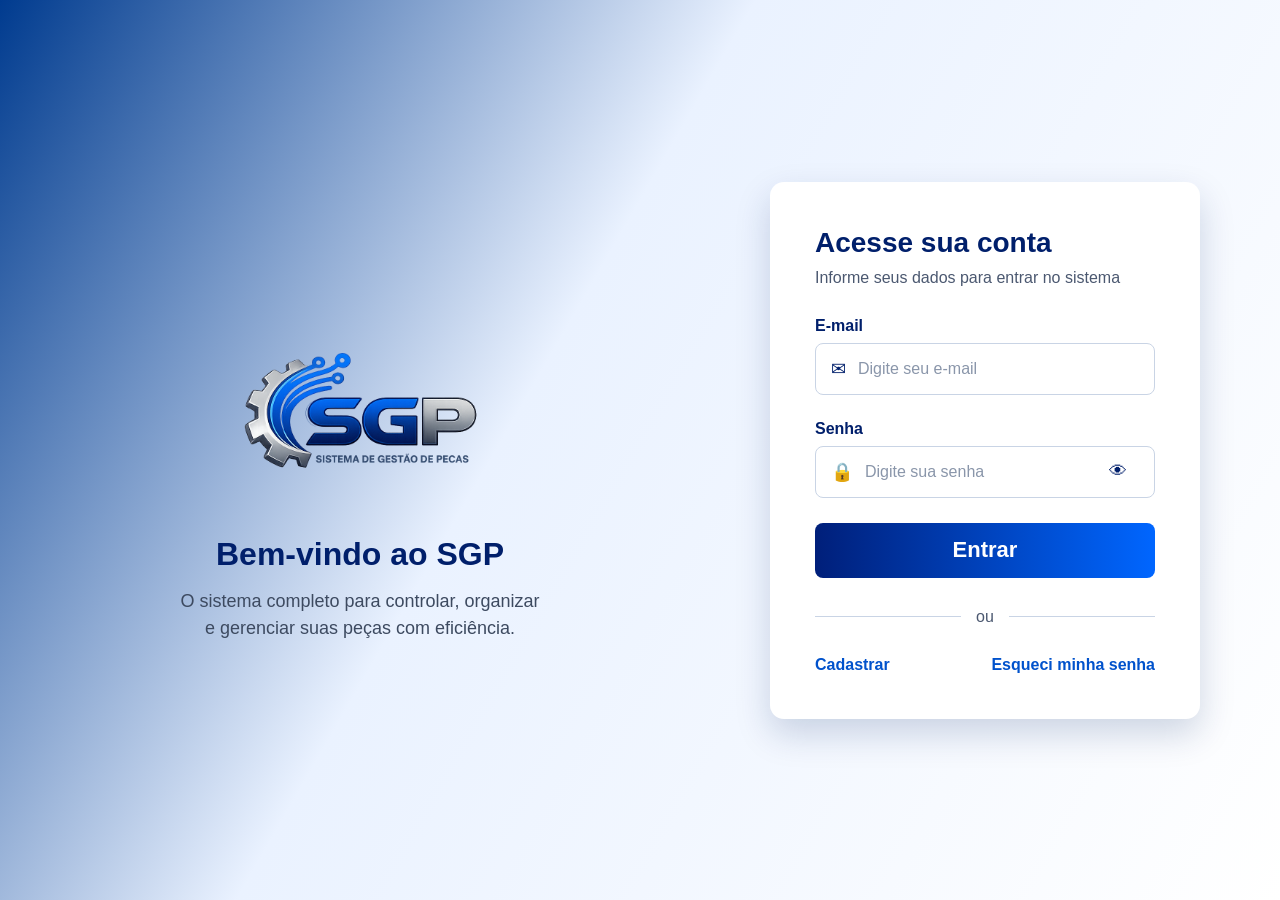
<file: src/main/resources/static/index.html>
<!DOCTYPE html>
<html lang="pt-br">
	<head>
		<meta charset="UTF-8">
		<meta name="viewport" content="width=device-width, initial-scale=1.0">
		<title>SGP - Login</title>
		<link rel="stylesheet" href="css/style.css">
		<script type="text/javascript" src="js/index.js"	></script>
	</head>
	<body>

	<main class="container">

	<section class="lado-esquerdo">
		<img src="img/logo.png" alt="Logo SGP" class="logo">
		
		<h1>Bem-vindo ao SGP</h1>
		<p>
		O sistema completo para controlar, organizar<br>
		e gerenciar suas peças com eficiência.
		</p>
	</section>

			<section class="card-login">
				<h2>Acesse sua conta</h2>
				<p class="subtitulo">Informe seus dados para entrar no sistema</p>

				<form>
					<label for="email">E-mail</label>
					<div class="input-box">
						<span>✉</span>
						<input type="email" id="email" placeholder="Digite seu e-mail">
					</div>
					
					<label for="senha">Senha</label>
					<div class="input-box">
						<span>🔒</span>
						<input type="password" id="senha" placeholder="Digite sua senha">
						<span onclick="revelar()">👁</span>
					</div>
						
					<button type="button" onclick="logar()">Entrar</button>
				</form>
					
				<div class="divisor">
					<span></span>
					<p>ou</p>
					<span></span>
				</div>
				
				<div class="links">
					<a href="http://192.168.10.84:8010/cadastrarUsuario.html">Cadastrar</a>
					<a href="http://192.168.10.84:8010/esqueceuSenha.html">Esqueci minha senha</a>
				</div>
			</section>
		</main>
	</body>
</html>
</file>
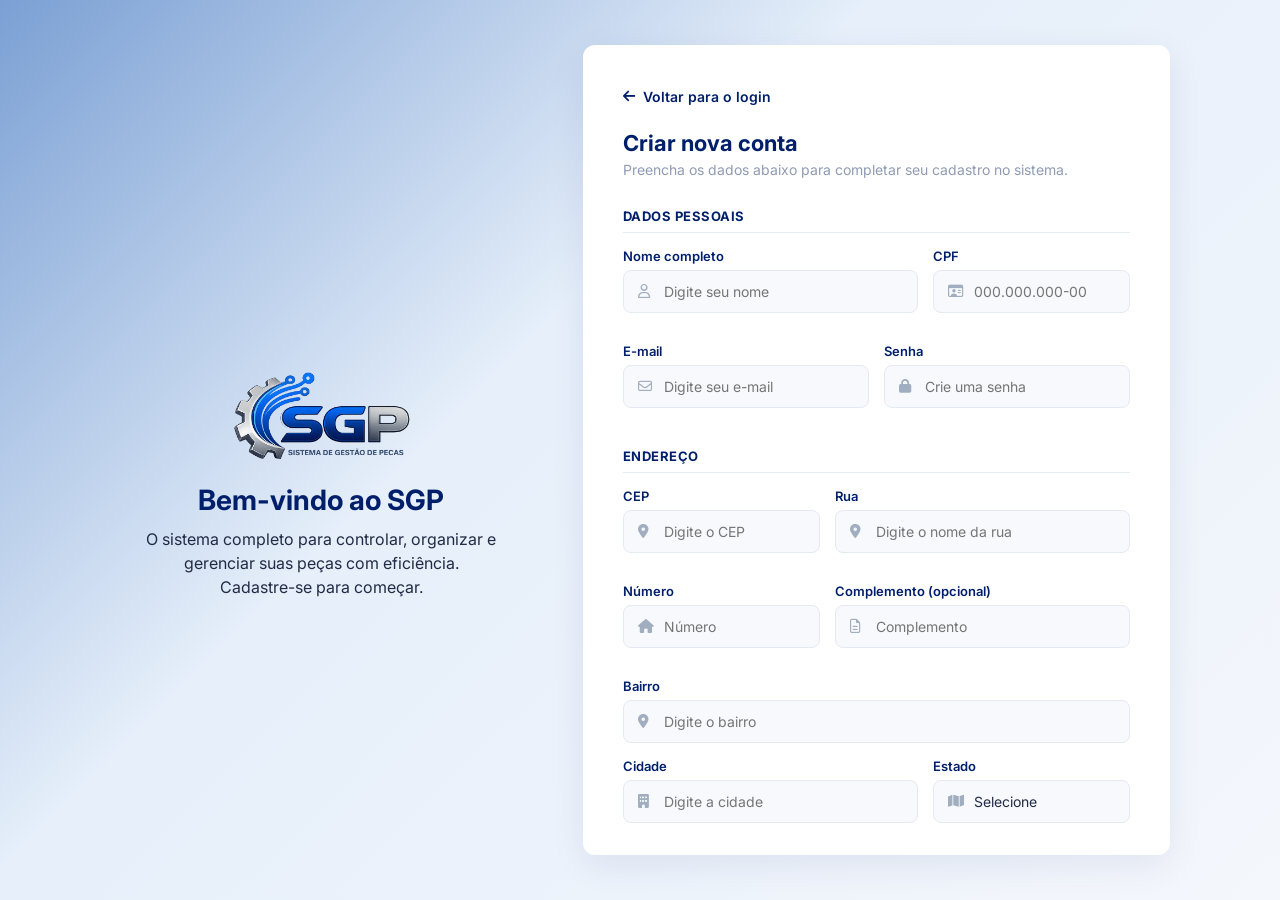
<file: src/main/resources/static/cadastrarUsuario.html>
<!DOCTYPE html>
<html lang="pt-BR">
<head>
    <meta charset="UTF-8">
    <meta name="viewport" content="width=device-width, initial-scale=1.0">
    <title>SGP - Criar Conta</title>
    <link rel="preconnect" href="https://fonts.googleapis.com">
    <link rel="preconnect" href="https://fonts.gstatic.com" crossorigin>
    <link href="https://fonts.googleapis.com/css2?family=Inter:wght@400;500;600;700&display=swap" rel="stylesheet">
    <link rel="stylesheet" href="https://cdnjs.cloudflare.com/ajax/libs/font-awesome/6.4.0/css/all.min.css">
    <link rel="stylesheet" href="css/cadastrarUsuario.css">
    <script type="text/javascript" src="js/usuario.js"></script>
</head>
<body>

    <div class="auth-container">
        
        <div class="auth-sidebar">
            <img src="img/logo.png" alt="SGP - Sistema de Gestão de Peças" class="logo-sgp">
            
            <h1 class="sidebar-title">Bem-vindo ao SGP</h1>
            <p class="sidebar-desc">O sistema completo para controlar, organizar e gerenciar suas peças com eficiência. Cadastre-se para começar.</p>
        </div>

        <div class="auth-form-card">
            <a href="index.html" class="back-link">
                <i class="fa-solid fa-arrow-left"></i> Voltar para o login
            </a>

            <h2 class="form-title">Criar nova conta</h2>
            <p class="form-subtitle">Preencha os dados abaixo para completar seu cadastro no sistema.</p>

            <form id="formUsuario">
                <span class="section-title">Dados Pessoais</span>
                
                <div class="form-row">
                    <div class="form-group size-60">
                        <label for="nome">Nome completo</label>
                        <div class="input-icon-wrapper">
                            <i class="fa-regular fa-user input-icon"></i>
                            <input type="text" id="nome" placeholder="Digite seu nome">
                        </div>
                    </div>
                    <div class="form-group size-40">
                        <label for="cpf">CPF</label>
                        <div class="input-icon-wrapper">
                            <i class="fa-regular fa-id-card input-icon "></i>
                            <input type="text" id="cpf" placeholder="000.000.000-00" oninput="mascaraCPF(this)" class="" onblur="validadorCPF(this.value)" maxlength="14">
                        </div>
                    </div>
                </div>

                <div class="form-row margin-bottom-lg">
                    <div class="form-group size-50">
                        <label for="email">E-mail</label>
                        <div class="input-icon-wrapper">
                            <i class="fa-regular fa-envelope input-icon"></i>
                            <input type="email" id="email" placeholder="Digite seu e-mail">
                        </div>
                    </div>
                    <div class="form-group size-50">
                        <label for="senha">Senha</label>
                        <div class="input-icon-wrapper">
                            <i class="fa-solid fa-lock input-icon"></i>
                            <input type="password" id="senha" placeholder="Crie uma senha" oninput="validarSenha(this)">
                        </div>
                        <span style="font-size: small;color: red;"id="senhaValor"></span>
                    </div>
                </div>

                <span class="section-title">Endereço</span>

                <div class="form-row">
                    <div class="form-group size-40">
                        <label for="cep">CEP</label>
                        <div class="input-icon-wrapper">
                            <i class="fa-solid fa-location-dot input-icon"></i>
                            <input type="text" id="cep" placeholder="Digite o CEP" onblur="buscarCep(this.value)" oninput="mascaraCep(this)"maxlength="9">
                        </div>
                    </div>
                    <div class="form-group size-60">
                        <label for="rua">Rua</label>
                        <div class="input-icon-wrapper">
                            <i class="fa-solid fa-location-dot input-icon"></i>
                            <input type="text" id="rua" placeholder="Digite o nome da rua">
                        </div>
                    </div>
                </div>

                <div class="form-row">
                    <div class="form-group size-40">
                        <label for="numero">Número</label>
                        <div class="input-icon-wrapper">
                            <i class="fa-solid fa-house input-icon"></i>
                            <input type="text" id="numero" placeholder="Número">
                        </div>
                    </div>
                    <div class="form-group size-60">
                        <label for="complemento">Complemento (opcional)</label>
                        <div class="input-icon-wrapper">
                            <i class="fa-regular fa-file-text input-icon"></i>
                            <input type="text" id="complemento" placeholder="Complemento">
                        </div>
                    </div>
                </div>

                <div class="form-group">
                    <label for="bairro">Bairro</label>
                    <div class="input-icon-wrapper">
                        <i class="fa-solid fa-location-dot input-icon"></i>
                        <input type="text" id="bairro" placeholder="Digite o bairro">
                    </div>
                </div>

                <div class="form-row margin-bottom-lg">
                    <div class="form-group size-60">
                        <label for="cidade">Cidade</label>
                        <div class="input-icon-wrapper">
                            <i class="fa-solid fa-building input-icon"></i>
                            <input type="text" id="cidade" placeholder="Digite a cidade">
                        </div>
                    </div>
                    <div class="form-group size-40">
                        <label for="estado">Estado</label>
                        <div class="input-icon-wrapper select-wrapper">
                            <i class="fa-solid fa-map input-icon"></i>
							<select id="estado">
  								<option value="" disabled selected>Selecione</option>
    							<option value="AC">Acre</option>
    							<option value="AL">Alagoas</option>
    							<option value="AP">Amapá</option>
    							<option value="AM">Amazonas</option>
    							<option value="BA">Bahia</option>
    							<option value="CE">Ceará</option>
    							<option value="DF">Distrito Federal</option>
    							<option value="ES">Espírito Santo</option>
    							<option value="GO">Goiás</option>
    							<option value="MA">Maranhão</option>
    							<option value="MT">Mato Grosso</option>
    							<option value="MS">Mato Grosso do Sul</option>
    							<option value="MG">Minas Gerais</option>
    							<option value="PA">Pará</option>
    							<option value="PB">Paraíba</option>
    							<option value="PR">Paraná</option>
    							<option value="PE">Pernambuco</option>
    							<option value="PI">Piauí</option>
    							<option value="RJ">Rio de Janeiro</option>
    							<option value="RN">Rio Grande do Norte</option>
    							<option value="RS">Rio Grande do Sul</option>
    							<option value="RO">Rondônia</option>
    							<option value="RR">Roraima</option>
    							<option value="SC">Santa Catarina</option>
    							<option value="SP">São Paulo</option>
    							<option value="SE">Sergipe</option>
    							<option value="TO">Tocantins</option>
							</select>
                        </div>
                    </div>
                </div>

                <span class="section-title">Profissional</span>

                <div class="form-group">
                    <label for="atuacao">Área de atuação</label>
                    <div class="input-icon-wrapper select-wrapper">
                        <i class="fa-solid fa-briefcase input-icon"></i>
                        <select id="atuacao">
                            <option value="" disabled selected>Selecione sua área de atuação</option>
                            <option value="mecanica">Mecânica</option>
                            <option value="vendas">Vendas de Peças</option>
                            <option value="logistica">Logística</option>
                        </select>
                    </div>
                </div>

                <button onclick="salvarUsuario()" type="button" class="btn-submit">Criar Conta</button>
            </form>
        </div>

    </div>

</body>
</html>
</file>
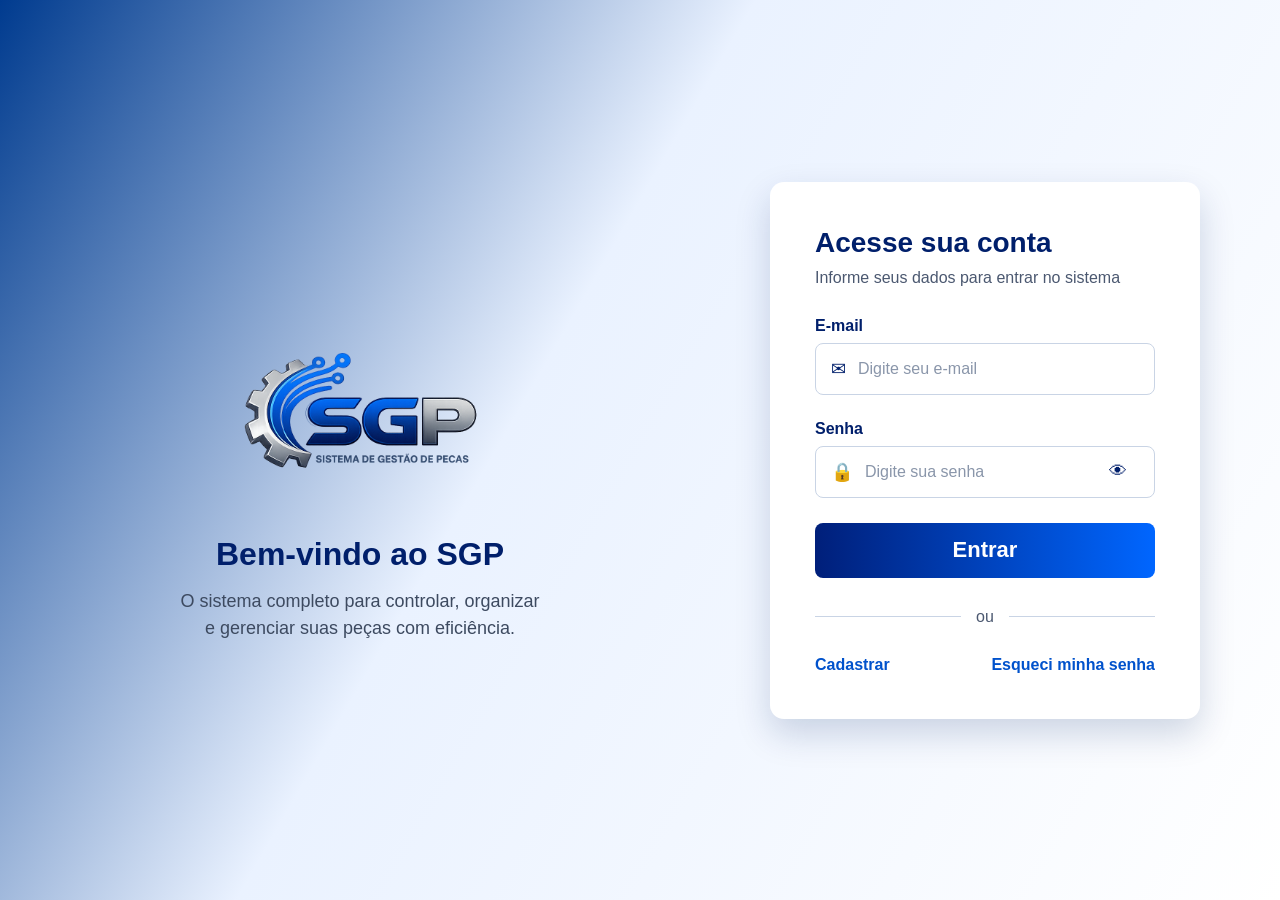
<file: src/main/resources/static/dashboard.html>
<!DOCTYPE html>
<html lang="pt-BR">
<head>
    <meta charset="UTF-8">
    <meta name="viewport" content="width=device-width, initial-scale=1.0">
    <title>SGP - Dashboard Inicial</title>
    <link rel="stylesheet" href="css/dashboard.css">
    <script type="text/javascript" src="js/dashboard.js" defer></script>
</head>
<body>

    <div class="dashboard-container">
        
        <aside class="sidebar">
            <div class="sidebar-top">
                <div class="brand">
                    <img alt="Logo SGP" src="img/logo.png" class="logo-sidebar">
                </div>

                <nav>
                    <ul class="navigation-menu">
                        <li class="menu-item active">
                            <a href="http://192.168.10.84:8011/dashboard.html">
                                <span>📊</span> Dashboard Inicial
                            </a>
                        </li>
                        <li class="menu-item">
                            <a href="http://192.168.10.84:8013/contasreceber.html">
                                <span>📦</span> Contas Receber
                            </a>
                        </li>
                        <li class="menu-item">
                            <a href="http://192.168.10.84:8013/contaspagar.html">
                                <span>📦</span> Pagar Contas
                            </a>
                        
                        <li class="menu-item">
                            <a href="http://192.168.10.84:8011/Cliente.html">
                                <span>👤</span> Cliente
                            </a>
                        </li>
						<li class="menu-item">
                            <a href="http://192.168.10.84:8011/Fornecedor.html">
                                <span>🏭</span> Fornecedores
                            </a>
                        </li>
                        <li class="menu-item">
                            <a href="http://192.168.10.84:8011/.html">
                                <span>🔄</span> Controle de Estoque
                            </a>
                        </li>
                        <li class="menu-item">
                            <a href="http://192.168.10.84:8011/.html">
                                <span>📈</span> Relatórios Gerais
                            </a>
                        </li>
                        <li class="menu-item">
                            <a href="http://192.168.10.84:8014/Principal.html">
                                <span>⚙️</span> Gestão
                            </a>
                        </li>
                    </ul>
                </nav>
            </div>

            <div class="sidebar-footer">
                <a href="http://192.168.10.84:8010/index.html" class="btn-logout" title="Encerrar sessão com segurança">
                    <span>🚪</span> Sair do Sistema
                </a>
            </div>
        </aside>

        <main class="main-content">
            
            <header class="top-header">
                <div class="welcome-msg">
                    <h2 id="boas-vindas-nome">Olá, Carregando...</h2>
                </div>
                <div class="top-header-right">
                    <div class="current-date">Painel Operacional</div>
                </div>
            </header>

            <div class="dashboard-body">
                
                <h3 class="section-title">Visão Geral do Usuário</h3>

                <section class="profile-hero-card">
                    <div class="profile-meta-block">
                        <div class="profile-avatar" id="avatar-iniciais">--</div>
                        
                        <div class="profile-info">
                            <h3 id="nome-usuario">Carregando...</h3>
                            <p><strong> E-mail:</strong> <span id="email-usuario">carregando@sgp.com.br</span></p>
                            <p><strong> Função:</strong> <span class="profile-badge" id="funcao-usuario">Carregando...</span></p>
                        </div>
                    </div>

                    <div class="profile-access-log">
                        <p>Último acesso ao sistema em:</p>
                        <text id="ultimo-acesso">--/--/---- às --:--</text>
                    </div>
                </section>

                <h3 class="section-title">Resumo do Inventário</h3>
                
                <section class="metrics-grid">
                    <div class="metric-card">
                        <span class="title">Total de Peças Cadastradas</span>
                        <span class="value">0</span>
                    </div>
                    <div class="metric-card">
                        <span class="title">Alertas de Estoque Crítico</span>
                        <span class="value">0</span>
                    </div>
                    <div class="metric-card">
                        <span class="title">Fornecedores Ativos</span>
                        <span class="value">0</span>
                    </div>
                </section>
            </div>
        </main>

    </div>

</body>
</html>
</file>
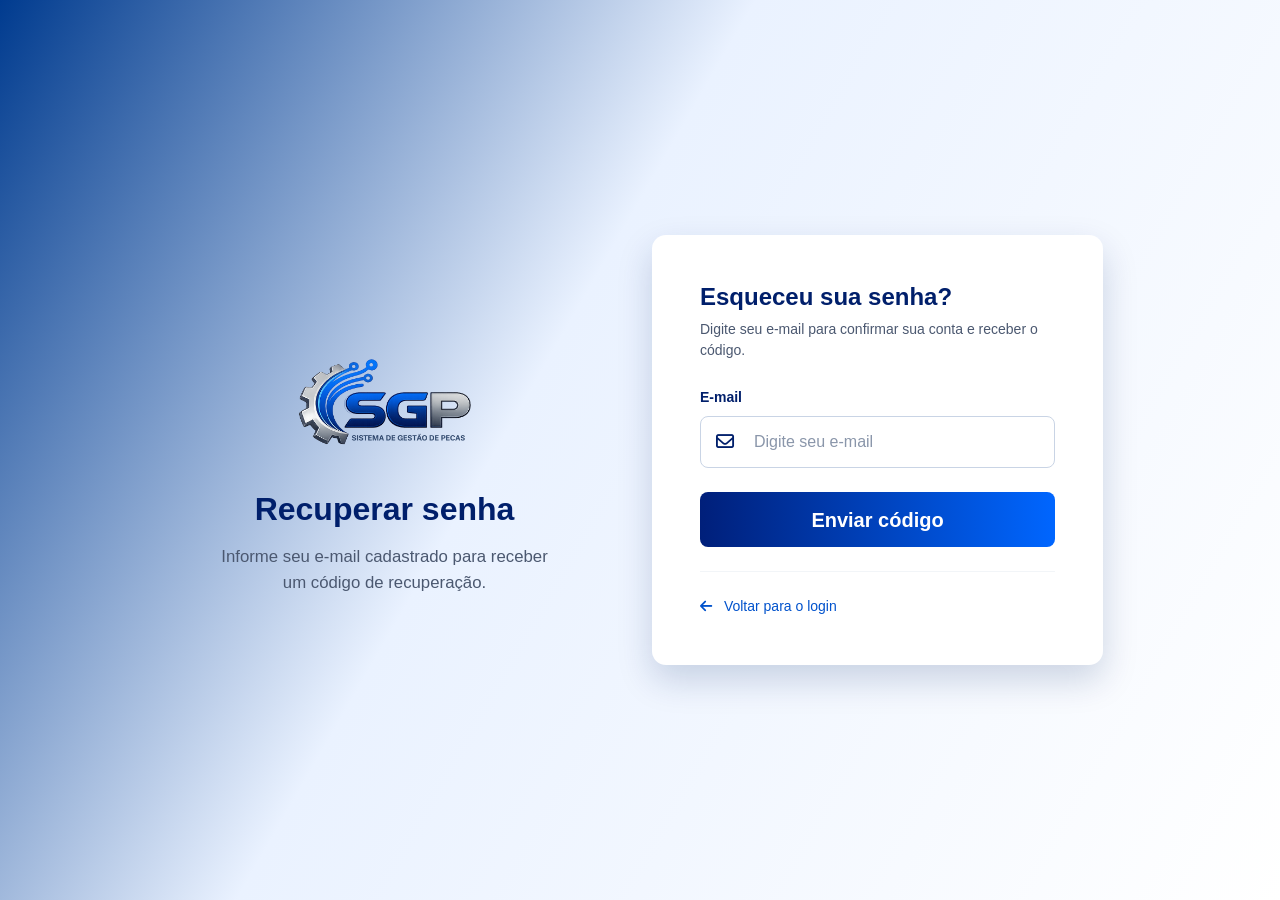
<file: src/main/resources/static/esqueceuSenha.html>
<!DOCTYPE html>
<html lang="pt-BR">
<head>
    <meta charset="UTF-8">
    <meta name="viewport" content="width=device-width, initial-scale=1.0">
    <title>Recuperar Senha - SGP</title>
    
    <link href="https://fonts.googleapis.com/css2?family=Inter:wght@400;500;600;700;800&display=swap" rel="stylesheet">
    
    <link href="https://cdn.jsdelivr.net/npm/bootstrap@5.3.2/dist/css/bootstrap.min.css" rel="stylesheet">
    
    <link rel="stylesheet" href="https://cdnjs.cloudflare.com/ajax/libs/font-awesome/6.4.2/css/all.min.css">
    
    <link rel="stylesheet" href="css/esqueceuSenha.css">
    <script type="text/javascript" src="js/esqueceuSenha.js"></script>
</head>
<body>

    <div class="main-container d-flex align-items-center justify-content-center min-vh-100">
        <div class="container">
            <div class="row align-items-center justify-content-center">
                
                <div class="col-12 col-lg-5 text-center mb-5 mb-lg-0 pe-lg-5">
                    
                    <img alt="Logo SGP" src="img/logo.png" class="logo">
                    <h2 class="fw-bold text-dark-blue mb-3 mt-4">Recuperar senha</h2>
                    <p class="text-muted text-description">
                        Informe seu e-mail cadastrado para receber<br class="d-none d-md-block">
                        um código de recuperação.
                    </p>
                </div>

                <div class="col-12 col-lg-5">
                    <div class="card login-card border-0">
                        <div class="card-body p-4 p-md-5">
                            <h4 class="fw-bold text-dark-blue mb-2">Esqueceu sua senha?</h4>
                            <p class="text-muted mb-4 small">Digite seu e-mail para confirmar sua conta e receber o código.</p>

                            <form action="#">
                                <div class="mb-4">
                                    <label class="form-label fw-semibold text-dark-blue small">E-mail</label>
                                    <div class="custom-input-group">
                                        <i class="fa-regular fa-envelope icon-muted"></i>
                                        <input type="email" class="form-control" placeholder="Digite seu e-mail" required id="emailDigitado">
                                    </div>
                                </div>

                                <button type="button" class="btn btn-primary-custom w-100 fw-semibold" onclick="enviarCodigo()" id="botaoEnviarCodigo">
                                    Enviar código
                                </button>
                            </form>

                            <hr class="my-4" style="border-color: #cbd5e1;">

                            <div class="d-flex align-items-center">
                                <a href="http://192.168.10.84:8010/index.html" class="action-link text-decoration-none small fw-medium">
                                    <i class="fa-solid fa-arrow-left me-2"></i> Voltar para o login
                                </a>
                            </div>

                        </div>
                    </div>
                </div>

            </div>
        </div>
    </div>

    <script src="https://cdn.jsdelivr.net/npm/bootstrap@5.3.2/dist/js/bootstrap.bundle.min.js"></script>
</body>
</html>
</file>
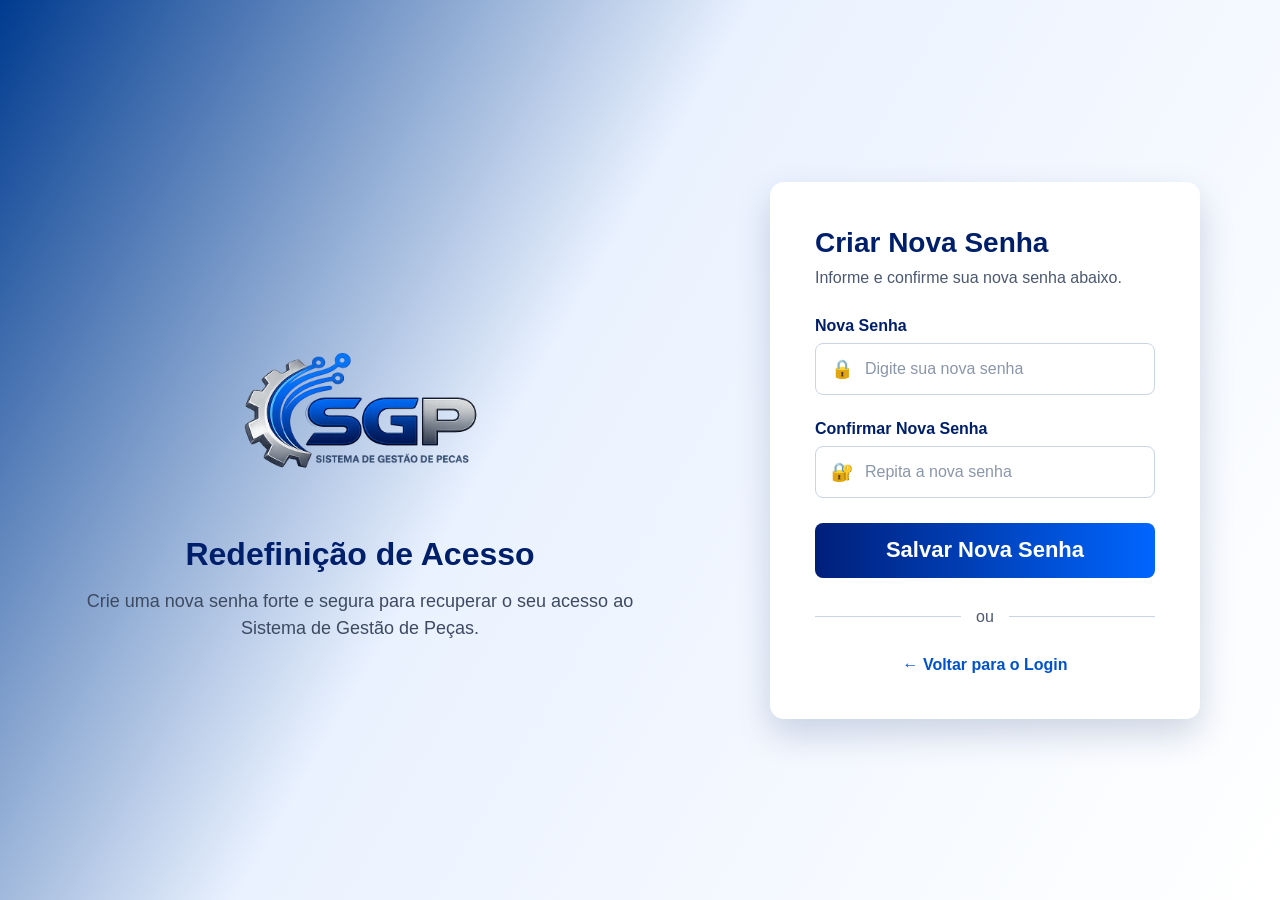
<file: src/main/resources/static/redefinirSenha.html>
<!DOCTYPE html>
<html lang="pt-BR">
<head>
    <meta charset="UTF-8">
    <meta name="viewport" content="width=device-width, initial-scale=1.0">
    <title>SGP - Redefinir Senha</title>
    <link rel="stylesheet" href="css/redefinirSenha.css">
    <script type="text/javascript" src="js/redefinirSenha.js"></script>
</head>
<body>

    <div class="container">
        <div class="lado-esquerdo">
           <img alt="Logo SGP" src="img/logo.png" class="logo">
            <h1>Redefinição de Acesso</h1>
            <p>Crie uma nova senha forte e segura para recuperar o seu acesso ao Sistema de Gestão de Peças.</p>
        </div>

        <div class="card-login">
            <h2>Criar Nova Senha</h2>
            <p class="subtitulo">Informe e confirme sua nova senha abaixo.</p>

            <form action="#" method="POST">
                
                <label>Nova Senha</label>
                <div class="input-box">
                    <span>🔒</span>
                    <input type="password" id="nova-senha" placeholder="Digite sua nova senha" required>
                </div>

                <label>Confirmar Nova Senha</label>
                <div class="input-box">
                    <span>🔐</span>
                    <input type="password" id="confirmar-senha" placeholder="Repita a nova senha" required>
                </div>

                <button type="button" onclick="novasenha()">Salvar Nova Senha</button>

                <div class="divisor">
                    <span></span> ou <span></span>
                </div>

                <div class="links" style="justify-content: center;">
                    <a href="http://192.168.10.84:8010/index.html">← Voltar para o Login</a>
                </div>

            </form>
        </div>
    </div>

</body>
</html>
</file>
<file: src/main/resources/static/css/style.css>
* {
margin: 0;
padding: 0;
box-sizing: border-box;
font-family: Arial, Helvetica, sans-serif;
}

body {
min-height: 100vh;
background: linear-gradient(120deg, #003b8f 0%, #eaf2ff 42%, #ffffff 100%);
display: flex;
align-items: center;
justify-content: center;
}

.container {
width: 100%;
max-width: 1200px;
min-height: 650px;
display: flex;
align-items: center;
justify-content: space-between;
padding: 40px;
}

.lado-esquerdo {
width: 50%;
text-align: center;
}

.logo {
    width: 650px;
    max-width: 100%;
    margin-bottom: -100px;
}

.lado-esquerdo h1 {
color: #001f6b;
font-size: 32px;
margin-bottom: 15px;
}

.lado-esquerdo p {
color: #3d4a60;
font-size: 18px;
line-height: 1.5;
}

.card-login {
width: 430px;
background: white;
padding: 45px;
border-radius: 14px;
box-shadow: 0 15px 35px rgba(0, 38, 100, 0.18);
}

.card-login h2 {
color: #001f6b;
font-size: 28px;
margin-bottom: 10px;
}

.subtitulo {
color: #4b5870;
margin-bottom: 30px;
font-size: 16px;
}

label {
display: block;
color: #001f6b;
font-weight: bold;
margin-bottom: 8px;
}

.input-box {
height: 52px;
border: 1px solid #c9d4e5;
border-radius: 8px;
display: flex;
align-items: center;
padding: 0 15px;
margin-bottom: 25px;
background: #ffffff;
}

.input-box span {
color: #001f6b;
font-size: 18px;
margin-right: 12px;
}

.input-box input {
flex: 1;
border: none;
outline: none;
font-size: 16px;
color: #333;
}

.input-box input::placeholder {
color: #8a96aa;
}

button {
width: 100%;
height: 55px;
border: none;
border-radius: 8px;
background: linear-gradient(90deg, #001f7a, #0066ff);
color: white;
font-size: 22px;
font-weight: bold;
cursor: pointer;
}

button:hover {
background: linear-gradient(90deg, #0066ff, #001f7a);
}

.divisor {
display: flex;
align-items: center;
gap: 15px;
margin: 30px 0;
color: #4b5870;
}

.divisor span {
flex: 1;
height: 1px;
background: #c9d4e5;
}

.links {
display: flex;
justify-content: space-between;
}

.links a {
color: #0052cc;
text-decoration: none;
font-weight: bold;
}

.links a:hover {
text-decoration: underline;
}

@media (max-width: 900px) {
.container {
flex-direction: column;
gap: 30px;
}

.lado-esquerdo {
width: 100%;
}

.card-login {
width: 100%;
max-width: 430px;
}
}
</file>
<file: src/main/resources/static/css/cadastrarUsuario.css>
/* =========================================
   BASE & RESET
   ========================================= */
* {
    margin: 0;
    padding: 0;
    box-sizing: border-box;
    font-family: 'Inter', Arial, sans-serif;
}

:root {
    --primary-color: #001f6b;
    --secondary-color: #003b8f;
    --accent-color: #1a4cd2;
    --text-dark: #222b45;
    --text-muted: #8f9bb3;
    --border-color: #e4e9f2;
    --bg-input: #f7f9fc;
    /* Nova cor para destacar erros/informações inválidas */
    --danger-color: #e02424; 
    --danger-bg: #fdf2f2;
}

body {
    /* Gradiente suave azul/branco idêntico ao do Login */
    background: linear-gradient(135deg, #7ba0d4 0%, #e6effa 40%, #f4f7fc 100%);
    min-height: 100vh;
    display: flex;
    align-items: center;
    justify-content: center;
    color: var(--text-dark);
}

/* =========================================
   LAYOUT PRINCIPAL
   ========================================= */
.auth-container {
    display: flex;
    width: 100%;
    max-width: 1100px;
    align-items: center;
    justify-content: space-between;
    padding: 20px;
    gap: 50px;
}

/* Lado Esquerdo (Logo e Texto) */
.auth-sidebar {
    flex: 1;
    display: flex;
    flex-direction: column;
    align-items: center;
    text-align: center;
}

.logo-sgp {
    width: 100%;
    max-width: 650px;
    height: auto;
    margin-bottom: -100px;
}

.sidebar-title {
    color: var(--primary-color);
    font-size: 28px;
    font-weight: 700;
    margin-bottom: 10px;
}

.sidebar-desc {
    color: var(--text-dark);
    font-size: 16px;
    line-height: 1.5;
    max-width: 350px;
}

/* =========================================
   CARTÃO DO FORMULÁRIO (Lado Direito)
   ========================================= */
.auth-form-card {
    flex: 1.2;
    background: #ffffff;
    padding: 40px;
    border-radius: 12px;
    box-shadow: 0 10px 35px rgba(0, 31, 107, 0.08);
    /* Controle de altura para formulários grandes */
    max-height: 90vh;
    overflow-y: auto;
}

/* Estilizando a barra de rolagem do cartão */
.auth-form-card::-webkit-scrollbar {
    width: 8px;
}
.auth-form-card::-webkit-scrollbar-track {
    background: #f1f1f1; 
    border-radius: 10px;
}
.auth-form-card::-webkit-scrollbar-thumb {
    background: #c9d4e5; 
    border-radius: 10px;
}

/* Cabeçalho do Formulário */
.back-link {
    display: inline-flex;
    align-items: center;
    gap: 8px;
    color: var(--primary-color);
    text-decoration: none;
    font-size: 14px;
    font-weight: 600;
    margin-bottom: 25px;
    transition: color 0.2s;
}

.back-link:hover {
    color: var(--accent-color);
}

.form-title {
    color: var(--primary-color);
    font-size: 22px;
    margin-bottom: 5px;
}

.form-subtitle {
    color: var(--text-muted);
    font-size: 14px;
    margin-bottom: 30px;
}

.section-title {
    display: block;
    color: var(--primary-color);
    font-size: 13px;
    font-weight: 700;
    text-transform: uppercase;
    letter-spacing: 0.5px;
    margin-top: 25px;
    margin-bottom: 15px;
    border-bottom: 1px solid var(--border-color);
    padding-bottom: 8px;
}

/* =========================================
   ELEMENTOS DO FORMULÁRIO
   ========================================= */
.form-row {
    display: flex;
    gap: 15px;
    margin-bottom: 15px;
}

.form-group {
    display: flex;
    flex-direction: column;
    margin-bottom: 15px;
    width: 100%;
}

.margin-bottom-lg {
    margin-bottom: 5px;
}

.size-40 { width: 40%; }
.size-50 { width: 50%; }
.size-60 { width: 60%; }

label {
    font-size: 13px;
    font-weight: 600;
    color: var(--primary-color);
    margin-bottom: 6px;
}

.input-icon-wrapper {
    position: relative;
    display: flex;
    align-items: center;
}

.input-icon {
    position: absolute;
    left: 15px;
    color: #a0aec0;
    font-size: 14px;
    transition: color 0.2s ease;
}

input, select {
    width: 100%;
    padding: 12px 15px 12px 40px;
    border: 1px solid var(--border-color);
    border-radius: 8px;
    background-color: var(--bg-input);
    font-size: 14px;
    color: var(--text-dark);
    outline: none;
    transition: all 0.2s ease;
}

input:focus, select:focus {
    border-color: var(--accent-color);
    background-color: #fff;
    box-shadow: 0 0 0 3px rgba(26, 76, 210, 0.1);
}

select {
    appearance: none;
    cursor: pointer;
}

.btn-submit {
    width: 100%;
    padding: 14px;
    background-color: var(--accent-color);
    color: white;
    border: none;
    border-radius: 8px;
    font-size: 16px;
    font-weight: 600;
    cursor: pointer;
    margin-top: 20px;
    transition: background-color 0.2s ease;
}

.btn-submit:hover {
    background-color: var(--primary-color);
}

/* =========================================
   ESTADOS DE VALIDAÇÃO (ERROS)
   ========================================= */

/* Estilo para quando o input receber a classe ".is-invalid" via JS */
input.is-invalid, select.is-invalid {
    border-color: var(--danger-color);
    background-color: var(--danger-bg);
}

/* Foco em um campo inválido altera o shadow para vermelho */
input.is-invalid:focus, select.is-invalid:focus {
    box-shadow: 0 0 0 3px rgba(224, 36, 36, 0.15);
    background-color: #fff;
}

/* Altera a cor do ícone correspondente para vermelho */
.form-group.has-error .input-icon,
input.is-invalid + .input-icon {
    color: var(--danger-color);
}

/* Texto de feedback de erro (Adicione essa tag <span class="error-message"> no HTML se quiser) */
.error-message {
    color: var(--danger-color);
    font-size: 12px;
    font-weight: 500;
    margin-top: 5px;
    display: flex;
    align-items: center;
    gap: 4px;
}

/* Opcional: Se você preferir usar a validação padrão do navegador (HTML5 :invalid)
   Descomente as linhas abaixo. (Nota: :user-invalid evita que o campo nasça vermelho) */
/*
input:user-invalid, select:user-invalid {
    border-color: var(--danger-color);
    background-color: var(--danger-bg);
}
*/

/* =========================================
   RESPONSIVIDADE
   ========================================= */
@media (max-width: 900px) {
    .auth-container {
        flex-direction: column;
        gap: 30px;
    }
    .auth-sidebar {
        margin-top: 20px;
    }
    .auth-form-card {
        width: 100%;
        max-height: none;
        overflow-y: visible;
    }
}

@media (max-width: 600px) {
    .form-row {
        flex-direction: column;
        gap: 0;
    }
    .size-40, .size-50, .size-60 {
        width: 100%;
    }
    .auth-form-card {
        padding: 25px;
    }
}
</file>
<file: src/main/resources/static/css/dashboard.css>
/* =========================================
   BASE & DESIGN TOKENS
   ========================================= */
* {
    margin: 0;
    padding: 0;
    box-sizing: border-box;
    font-family: Arial, Helvetica, sans-serif;
}

:root {
    --primary-color: #001f6b;
    --secondary-color: #003b8f;
    --accent-color: #0066ff;
    --bg-light: #f4f7fc;
    --bg-card: #ffffff;
    --text-main: #333333;
    --text-secondary: #4b5870;
    --text-muted: #8a96aa;
    --border-color: #c9d4e5;
    /* Gradiente: Começa branco no topo (para a logo) e desce para azul */
    --sidebar-gradient: linear-gradient(180deg, #ffffff 0%, #cce0ff 100%);
    --shadow-subtle: 0 4px 15px rgba(0, 38, 100, 0.05);
    --shadow-card: 0 10px 25px rgba(0, 38, 100, 0.08);
}

body {
    background-color: var(--bg-light); 
    color: var(--text-main);
    min-height: 100vh;
    display: flex;
    overflow-x: hidden;
}

/* =========================================
   LAYOUT PRINCIPAL
   ========================================= */
.dashboard-container {
    display: flex;
    width: 100%;
    min-height: 100vh;
}

/* =========================================
   SIDEBAR (MENU LATERAL BRANCO COM AZUL)
   ========================================= */
.sidebar {
    width: 280px;
    background: var(--sidebar-gradient);
    display: flex;
    flex-direction: column;
    justify-content: space-between;
    padding: 30px 20px;
    transition: all 0.3s ease;
    flex-shrink: 0;
    box-shadow: 4px 0 15px rgba(0, 31, 107, 0.08);
    border-right: 1px solid var(--border-color);
    z-index: 10;
}

.sidebar-top {
    width: 100%;
}

/* Logo SGP Original - AJUSTADA */
.brand {
    display: flex;
    align-items: center;
    justify-content: center;
    padding-bottom: -30px; /* Reduzido para aproximar da linha */
    border-bottom: 1px solid rgba(0, 31, 107, 0.1);
    margin-bottom: -30px; /* Reduzido para aproximar do menu */
}

.logo-sidebar {
    width: 100%;
    max-width: 350px; 
    height: auto;
}

/* Menus de Navegação */
.navigation-menu {
    list-style: none;
    display: flex;
    flex-direction: column;
    gap: 8px;
}

.menu-item a {
    display: flex;
    align-items: center;
    gap: 10px;
    color: var(--primary-color);
    text-decoration: none;
    padding: 12px 16px;
    border-radius: 8px;
    font-size: 15px;
    font-weight: 600;
    transition: all 0.2s ease;
}

.menu-item a:hover {
    background: rgba(0, 102, 255, 0.1);
    transform: translateX(5px);
}

.menu-item.active a {
    background: var(--primary-color);
    color: #ffffff;
    box-shadow: 0 4px 12px rgba(0, 31, 107, 0.2);
}

/* Rodapé da Sidebar / Botão de Sair */
.sidebar-footer {
    border-top: 1px solid rgba(0, 31, 107, 0.1);
    padding-top: 20px;
}

.btn-logout {
    display: flex;
    align-items: center;
    gap: 12px;
    color: #d32f2f;
    text-decoration: none;
    padding: 14px 16px;
    border-radius: 8px;
    font-size: 16px;
    font-weight: bold;
    transition: all 0.2s ease;
    background: rgba(211, 47, 47, 0.05);
}


.btn-logout:hover {
    background: #d32f2f;
    color: white;
    box-shadow: 0 4px 12px rgba(211, 47, 47, 0.2);
}

/* =========================================
   CONTEÚDO PRINCIPAL (DASHBOARD)
   ========================================= */
.main-content {
    flex: 1;
    display: flex;
    flex-direction: column;
    background-color: transparent;
    overflow-y: auto;
}

/* HEADER SUPERIOR */
.top-header {
    background-color: var(--bg-card);
    height: 75px;
    display: flex;
    align-items: center;
    justify-content: space-between;
    padding: 0 40px;
    border-bottom: 1px solid var(--border-color);
    box-shadow: var(--shadow-subtle);
}

.welcome-msg h2 {
    color: var(--primary-color);
    font-size: 22px;
}

.top-header-right {
    display: flex;
    align-items: center;
    gap: 20px;
}

.current-date {
    font-size: 14px;
    color: var(--text-secondary);
    background: #eaf2ff;
    padding: 8px 15px;
    border-radius: 20px;
    font-weight: 500;
}

/* ÁREA DO CORPO DO DASHBOARD */
.dashboard-body {
    padding: 40px;
    max-width: 1400px;
    width: 100%;
    margin: 0 auto;
}

/* CARD DE INFORMAÇÕES DO PERFIL */
.profile-hero-card {
    background: var(--bg-card);
    border-radius: 14px;
    padding: 30px;
    box-shadow: var(--shadow-card);
    margin-bottom: 35px;
    border: 1px solid rgba(201, 212, 229, 0.5);
    display: flex;
    align-items: center;
    justify-content: space-between;
    gap: 30px;
}

.profile-meta-block {
    display: flex;
    align-items: center;
    gap: 25px;
}

.profile-avatar {
    width: 80px;
    height: 80px;
    background: linear-gradient(135deg, #003b8f, #0066ff);
    color: white;
    border-radius: 50%;
    display: flex;
    align-items: center;
    justify-content: center;
    font-size: 32px;
    font-weight: bold;
    box-shadow: 0 4px 10px rgba(0, 31, 107, 0.25);
}

.profile-info h3 {
    color: var(--primary-color);
    font-size: 24px;
    margin-bottom: 5px;
}

.profile-info p {
    color: var(--text-secondary);
    font-size: 15px;
    margin-bottom: 4px;
    display: flex;
    align-items: center;
    gap: 8px;
}

.profile-badge {
    display: inline-block;
    background: var(--primary-color);
    color: white;
    font-size: 12px;
    padding: 4px 10px;
    border-radius: 6px;
    font-weight: bold;
    margin-top: 5px;
    text-transform: uppercase;
    letter-spacing: 0.5px;
}

.profile-access-log {
    text-align: right;
    background: #f4f7fc;
    padding: 15px 20px;
    border-radius: 10px;
    border-left: 4px solid var(--accent-color);
}

.profile-access-log p {
    font-size: 13px;
    color: var(--text-muted);
    margin-bottom: 3px;
}

.profile-access-log text {
    font-size: 15px;
    color: var(--primary-color);
    font-weight: bold;
}

/* CARDS DE MÉTRICAS */
.section-title {
    color: var(--primary-color);
    font-size: 18px;
    font-weight: bold;
    margin-bottom: 20px;
    text-transform: uppercase;
    letter-spacing: 0.5px;
}

.metrics-grid {
    display: grid;
    grid-template-columns: repeat(auto-fit, minmax(240px, 1fr));
    gap: 25px;
    margin-bottom: 35px;
}

.metric-card {
    background: white;
    padding: 25px;
    border-radius: 12px;
    box-shadow: var(--shadow-card);
    border: 1px solid #e1e8f2;
    display: flex;
    flex-direction: column;
    gap: 10px;
    transition: transform 0.2s ease;
}

.metric-card:hover {
    transform: translateY(-5px);
}

.metric-card .title {
    font-size: 14px;
    color: var(--text-secondary);
    font-weight: bold;
}

.metric-card .value {
    font-size: 28px;
    color: var(--primary-color);
    font-weight: bold;
}

.metric-card .status {
    font-size: 12px;
    font-weight: bold;
}
.status.positive { color: #2e7d32; }
.status.warning { color: #f57c00; }

/* REGRAS DE RESPONSIVIDADE */
@media (max-width: 1024px) {
    .profile-hero-card {
        flex-direction: column;
        align-items: flex-start;
        gap: 20px;
    }
    .profile-access-log {
        text-align: left;
        width: 100%;
    }
}

@media (max-width: 768px) {
    .dashboard-container {
        flex-direction: column;
    }
    .sidebar {
        width: 100%;
        min-height: auto;
        padding: 20px;
    }
    .brand {
        padding-bottom: 15px;
        margin-bottom: 15px;
    }
    .top-header {
        padding: 0 20px;
    }
    .dashboard-body {
        padding: 20px;
    }
    .current-date {
        display: none;
    }
}
</file>
<file: src/main/resources/static/css/esqueceuSenha.css>
/* =========================================
   Configurações Gerais (Padrão SGP)
   ========================================= */
body {
    /* Fonte e fundo idênticos à tela de login/redefinir senha */
    font-family: Arial, Helvetica, sans-serif;
    background: linear-gradient(120deg, #003b8f 0%, #eaf2ff 42%, #ffffff 100%);
    min-height: 100vh;
    margin: 0;
    padding: 0;
}

/* Cores Personalizadas (Ajustadas para a sua paleta) */
.text-dark-blue { color: #001f6b !important; }
.text-muted { color: #4b5870 !important; }
.icon-muted { color: #001f6b !important; font-size: 18px; margin-right: 8px; }

.text-description {
    font-size: 1.05rem;
    line-height: 1.5;
}
/* =========================================
   Logo Imagem SGP
   ========================================= */
.logo {
    width: 650px;
    max-width: 100%;
    margin-bottom: -100px;
}

/* =========================================
   Card Principal
   ========================================= */
.login-card {
    background: #ffffff;
    border-radius: 14px !important;
    /* Sombra idêntica à tela anterior */
    box-shadow: 0 15px 35px rgba(0, 38, 100, 0.18) !important; 
}

/* =========================================
   Inputs (Caixas de texto)
   ========================================= */
.custom-input-group {
    height: 52px;
    border: 1px solid #c9d4e5;
    border-radius: 8px;
    display: flex;
    align-items: center;
    padding: 0 15px;
    background: #ffffff;
    transition: all 0.3s ease;
}

.custom-input-group:focus-within {
    border-color: #001f6b;
    box-shadow: 0 0 0 0.2rem rgba(0, 31, 107, 0.15);
}

.custom-input-group input {
    border: none;
    outline: none;
    box-shadow: none;
    flex-grow: 1;
    font-size: 16px;
    color: #333;
    background: transparent;
}

.custom-input-group input::placeholder {
    color: #8a96aa;
}

/* =========================================
   Botões e Links
   ========================================= */
.btn-primary-custom {
    height: 55px;
    border: none;
    border-radius: 8px !important;
    /* Gradiente do seu botão original */
    background: linear-gradient(90deg, #001f7a, #0066ff) !important;
    color: white !important;
    font-size: 20px;
    font-weight: bold;
    transition: background 0.3s ease;
}

.btn-primary-custom:hover {
    /* Gradiente invertido no hover */
    background: linear-gradient(90deg, #0066ff, #001f7a) !important; 
}

.action-link {
    color: #0052cc !important;
    font-weight: bold;
    transition: color 0.2s ease;
}

.action-link:hover {
    text-decoration: underline !important;
}

/* =========================================
   Logo SGP (Mantido do código do seu colega pois ele fez via CSS)
   ========================================= */
.sgp-css-logo {
    display: flex;
    flex-direction: column;
    align-items: center;
    justify-content: center;
    user-select: none;
}

.sgp-logo-top {
    display: flex;
    align-items: center;
    justify-content: center;
    position: relative;
    margin-bottom: 2px;
}

.sgp-gear-icon {
    font-size: 4.5rem;
    background: linear-gradient(135deg, #e2e8f0 0%, #64748b 100%);
    -webkit-background-clip: text;
    -webkit-text-fill-color: transparent;
    margin-right: -18px; 
    z-index: 1;
    filter: drop-shadow(2px 4px 4px rgba(0,0,0,0.25));
}

.sgp-title-letters {
    font-family: 'Arial Black', Impact, sans-serif;
    font-size: 5rem;
    font-weight: 900;
    font-style: italic;
    line-height: 1;
    margin: 0;
    z-index: 2;
    letter-spacing: -3px;
    filter: drop-shadow(3px 5px 5px rgba(0,0,0,0.3));
}

.sgp-blue-letters {
    background: linear-gradient(180deg, #0066ff 0%, #001f6b 80%);
    -webkit-background-clip: text;
    -webkit-text-fill-color: transparent;
}

.sgp-silver-letter {
    background: linear-gradient(180deg, #ffffff 0%, #94a3b8 90%);
    -webkit-background-clip: text;
    -webkit-text-fill-color: transparent;
}

.sgp-subtitle-text {
    font-family: 'Inter', Arial, sans-serif;
    font-size: 0.8rem;
    font-weight: 800;
    color: #4b5870;
    letter-spacing: 1.5px;
    margin: 0;
    text-transform: uppercase;
}
</file>
<file: src/main/resources/static/css/redefinirSenha.css>
* {
    margin: 0;
    padding: 0;
    box-sizing: border-box;
    font-family: Arial, Helvetica, sans-serif;
}

body {
    min-height: 100vh;
    background: linear-gradient(120deg, #003b8f 0%, #eaf2ff 42%, #ffffff 100%);
    display: flex;
    align-items: center;
    justify-content: center;
}

.container {
    width: 100%;
    max-width: 1200px;
    min-height: 650px;
    display: flex;
    align-items: center;
    justify-content: space-between;
    padding: 40px;
}

.lado-esquerdo {
    width: 50%;
    text-align: center;
}

.logo {
    width: 650px;
    max-width: 100%;
    margin-bottom: -100px;
}

.lado-esquerdo h1 {
    color: #001f6b;
    font-size: 32px;
    margin-bottom: 15px;
}

.lado-esquerdo p {
    color: #3d4a60;
    font-size: 18px;
    line-height: 1.5;
}

.card-login {
    width: 430px;
    background: white;
    padding: 45px;
    border-radius: 14px;
    box-shadow: 0 15px 35px rgba(0, 38, 100, 0.18);
}

.card-login h2 {
    color: #001f6b;
    font-size: 28px;
    margin-bottom: 10px;
}

.subtitulo {
    color: #4b5870;
    margin-bottom: 30px;
    font-size: 16px;
}

label {
    display: block;
    color: #001f6b;
    font-weight: bold;
    margin-bottom: 8px;
}

.input-box {
    height: 52px;
    border: 1px solid #c9d4e5;
    border-radius: 8px;
    display: flex;
    align-items: center;
    padding: 0 15px;
    margin-bottom: 25px;
    background: #ffffff;
}

.input-box span {
    color: #001f6b;
    font-size: 18px;
    margin-right: 12px;
}

.input-box input {
    flex: 1;
    border: none;
    outline: none;
    font-size: 16px;
    color: #333;
}

.input-box input::placeholder {
    color: #8a96aa;
}

button {
    width: 100%;
    height: 55px;
    border: none;
    border-radius: 8px;
    background: linear-gradient(90deg, #001f7a, #0066ff);
    color: white;
    font-size: 22px;
    font-weight: bold;
    cursor: pointer;
}

button:hover {
    background: linear-gradient(90deg, #0066ff, #001f7a);
}

.divisor {
    display: flex;
    align-items: center;
    gap: 15px;
    margin: 30px 0;
    color: #4b5870;
}

.divisor span {
    flex: 1;
    height: 1px;
    background: #c9d4e5;
}

.links {
    display: flex;
    justify-content: space-between;
}

.links a {
    color: #0052cc;
    text-decoration: none;
    font-weight: bold;
}

.links a:hover {
    text-decoration: underline;
}

@media (max-width: 900px) {
    .container {
        flex-direction: column;
        gap: 30px;
    }

    .lado-esquerdo {
        width: 100%;
    }

    .card-login {
        width: 100%;
        max-width: 430px;
    }
}
</file>
